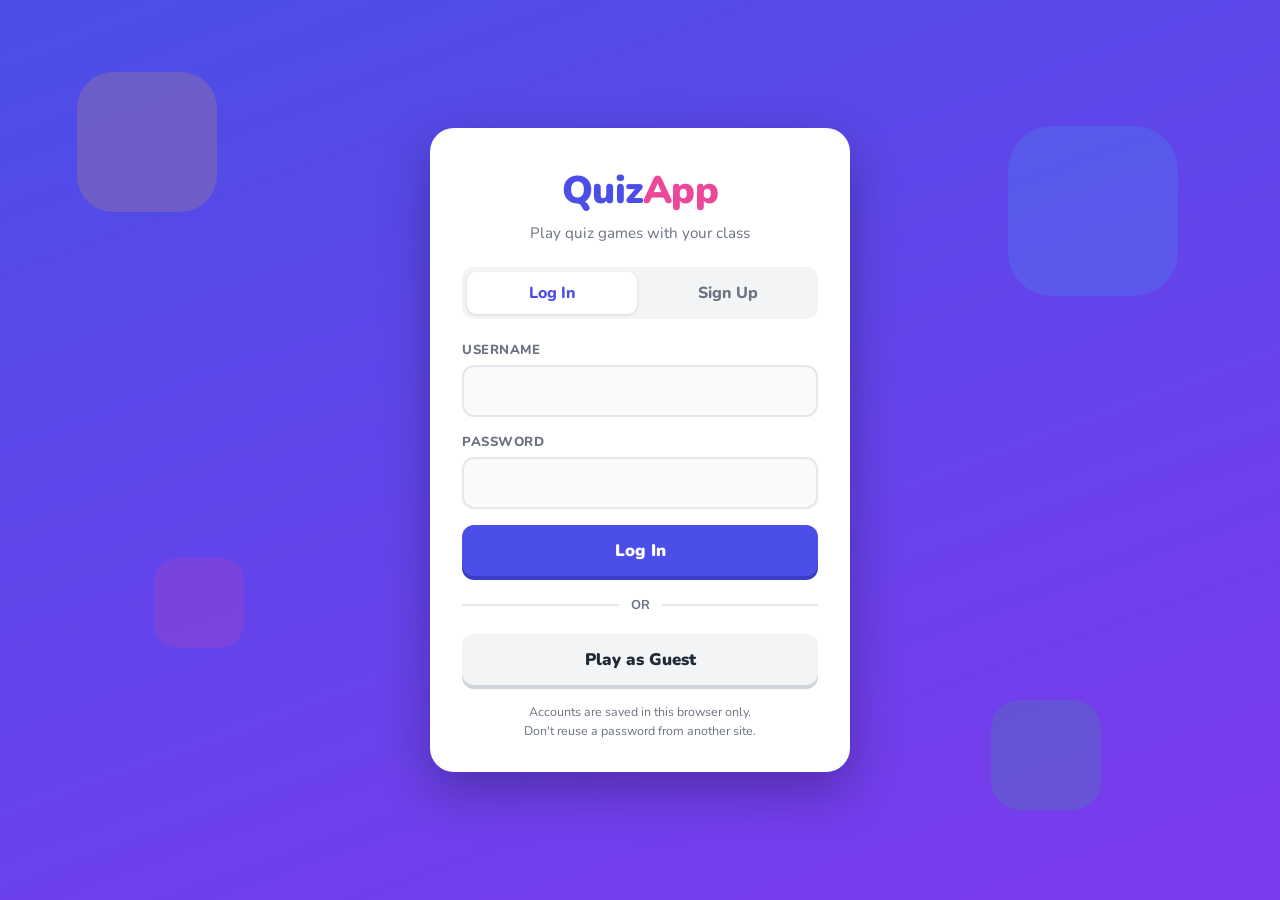
<file: index.html>
<!DOCTYPE html>
<html lang="en">
<head>
  <meta charset="UTF-8">
  <meta name="viewport" content="width=device-width, initial-scale=1.0">
  <title>QuizApp | Log In</title>
  <link rel="preconnect" href="https://fonts.googleapis.com">
  <link rel="preconnect" href="https://fonts.gstatic.com" crossorigin>
  <link href="https://fonts.googleapis.com/css2?family=Nunito:wght@400;700;800;900&display=swap" rel="stylesheet">
  <link rel="stylesheet" href="css/style.css">
</head>
<body>

  <div class="shapes" aria-hidden="true">
    <div class="shape"></div>
    <div class="shape"></div>
    <div class="shape"></div>
    <div class="shape"></div>
  </div>

  <main class="card">

    <div class="brand">
      <h1>Quiz<span>App</span></h1>
      <p>Play quiz games with your class</p>
    </div>

    <div class="tabs" role="tablist">
      <button class="tab" id="tab-login" role="tab" aria-selected="true" aria-controls="form-login">Log In</button>
      <button class="tab" id="tab-signup" role="tab" aria-selected="false" aria-controls="form-signup">Sign Up</button>
    </div>

    <p class="msg msg-error" id="message" role="alert" hidden></p>

    <!-- Log in -->
    <form id="form-login" role="tabpanel" aria-labelledby="tab-login">
      <div class="field">
        <label for="login-username">Username</label>
        <input type="text" id="login-username" name="username" autocomplete="username" required>
      </div>
      <div class="field">
        <label for="login-password">Password</label>
        <input type="password" id="login-password" name="password" autocomplete="current-password" required>
      </div>
      <button type="submit" class="btn">Log In</button>
    </form>

    <!-- Sign up -->
    <form id="form-signup" role="tabpanel" aria-labelledby="tab-signup" hidden>
      <div class="field">
        <label for="signup-username">Username</label>
        <input type="text" id="signup-username" name="username" autocomplete="username" required>
      </div>
      <div class="field">
        <label for="signup-password">Password</label>
        <input type="password" id="signup-password" name="password" autocomplete="new-password" required>
      </div>
      <div class="field">
        <label for="signup-confirm">Confirm Password</label>
        <input type="password" id="signup-confirm" name="confirm" autocomplete="new-password" required>
      </div>
      <button type="submit" class="btn btn-green">Create Account</button>
    </form>

    <div class="divider">or</div>

    <button class="btn btn-ghost" id="guest">Play as Guest</button>

    <p class="note">
      Accounts are saved in this browser only.<br>
      Don't reuse a password from another site.
    </p>

  </main>

  <script type="module">
    import { signUp, logIn, playAsGuest, currentUser } from "./js/auth.js";

    const tabLogin = document.getElementById("tab-login");
    const tabSignup = document.getElementById("tab-signup");
    const formLogin = document.getElementById("form-login");
    const formSignup = document.getElementById("form-signup");
    const message = document.getElementById("message");

    // Already signed in? Skip straight to the dashboard.
    if (currentUser()) location.replace("home.html");

    function showMessage(text, kind = "error") {
      message.textContent = text;
      message.className = "msg msg-" + (kind === "ok" ? "ok" : "error");
      message.hidden = false;
    }

    function clearMessage() {
      message.hidden = true;
    }

    function selectTab(which) {
      const login = which === "login";
      tabLogin.setAttribute("aria-selected", String(login));
      tabSignup.setAttribute("aria-selected", String(!login));
      formLogin.hidden = !login;
      formSignup.hidden = login;
      clearMessage();
    }

    tabLogin.addEventListener("click", () => selectTab("login"));
    tabSignup.addEventListener("click", () => selectTab("signup"));

    // Wraps a submit handler so the button locks while it runs
    // and any thrown message lands in the message bar.
    function handle(form, action) {
      form.addEventListener("submit", async (event) => {
        event.preventDefault();
        clearMessage();

        const button = form.querySelector("button[type=submit]");
        button.disabled = true;

        try {
          await action(new FormData(form));
          location.href = "home.html";
        } catch (error) {
          showMessage(error.message);
          button.disabled = false;
        }
      });
    }

    handle(formLogin, (data) =>
      logIn(data.get("username"), data.get("password"))
    );

    handle(formSignup, (data) =>
      signUp(data.get("username"), data.get("password"), data.get("confirm"))
    );

    document.getElementById("guest").addEventListener("click", () => {
      playAsGuest();
      location.href = "home.html";
    });
  </script>

</body>
</html>
</file>
<file: css/style.css>
/* ============================================
   QuizApp — shared styles
   ============================================ */

:root {
  --bg-top: #4b4ee7;
  --bg-bottom: #7c3aed;
  --card: #ffffff;
  --text: #1f2937;
  --muted: #6b7280;
  --border: #e5e7eb;
  --accent: #4b4ee7;
  --accent-dark: #3a3dc4;
  --green: #22c55e;
  --green-dark: #16a34a;
  --red: #ef4444;
  --yellow: #fbbf24;
  --pink: #ec4899;
  --radius: 16px;
}

* {
  box-sizing: border-box;
}

body {
  margin: 0;
  min-height: 100vh;
  font-family: "Nunito", system-ui, -apple-system, "Segoe UI", sans-serif;
  color: var(--text);
  background: linear-gradient(160deg, var(--bg-top) 0%, var(--bg-bottom) 100%);
  display: flex;
  align-items: center;
  justify-content: center;
  padding: 24px 16px;
  overflow-x: hidden;
}

/* --- Floating background shapes --- */

.shapes {
  position: fixed;
  inset: 0;
  pointer-events: none;
  overflow: hidden;
  z-index: 0;
}

.shape {
  position: absolute;
  border-radius: 26%;
  opacity: 0.16;
  animation: drift 18s ease-in-out infinite;
}

.shape:nth-child(1) { width: 140px; height: 140px; background: var(--yellow); top: 8%;  left: 6%;  animation-delay: 0s; }
.shape:nth-child(2) { width: 90px;  height: 90px;  background: var(--pink);   top: 62%; left: 12%; animation-delay: -4s; }
.shape:nth-child(3) { width: 170px; height: 170px; background: #38bdf8;       top: 14%; right: 8%; animation-delay: -8s; }
.shape:nth-child(4) { width: 110px; height: 110px; background: var(--green);  bottom: 10%; right: 14%; animation-delay: -12s; }

@keyframes drift {
  0%, 100% { transform: translateY(0) rotate(0deg); }
  50%      { transform: translateY(-28px) rotate(18deg); }
}

@media (prefers-reduced-motion: reduce) {
  .shape { animation: none; }
}

/* --- Card --- */

.card {
  position: relative;
  z-index: 1;
  width: 100%;
  max-width: 420px;
  background: var(--card);
  border-radius: 24px;
  padding: 36px 32px 32px;
  box-shadow: 0 18px 50px rgba(0, 0, 0, 0.28);
}

.brand {
  text-align: center;
  margin-bottom: 24px;
}

.brand h1 {
  margin: 0;
  font-size: 2.4rem;
  font-weight: 900;
  letter-spacing: -0.02em;
  color: var(--accent);
}

.brand h1 span {
  color: var(--pink);
}

.brand p {
  margin: 6px 0 0;
  color: var(--muted);
  font-size: 0.95rem;
}

/* --- Tabs --- */

.tabs {
  display: flex;
  gap: 6px;
  background: #f3f4f6;
  border-radius: 12px;
  padding: 5px;
  margin-bottom: 22px;
}

.tab {
  flex: 1;
  border: 0;
  background: transparent;
  padding: 10px 0;
  border-radius: 9px;
  font: inherit;
  font-weight: 800;
  color: var(--muted);
  cursor: pointer;
  transition: background 0.15s, color 0.15s;
}

.tab[aria-selected="true"] {
  background: var(--card);
  color: var(--accent);
  box-shadow: 0 1px 3px rgba(0, 0, 0, 0.12);
}

/* --- Form --- */

.field {
  margin-bottom: 16px;
}

.field label {
  display: block;
  font-size: 0.82rem;
  font-weight: 800;
  text-transform: uppercase;
  letter-spacing: 0.04em;
  color: var(--muted);
  margin-bottom: 6px;
}

.field input {
  width: 100%;
  padding: 13px 14px;
  font: inherit;
  border: 2px solid var(--border);
  border-radius: 12px;
  background: #fafafa;
  transition: border-color 0.15s, background 0.15s;
}

.field input:focus {
  outline: none;
  border-color: var(--accent);
  background: var(--card);
}

/* --- Buttons (chunky, with press-down shadow) --- */

.btn {
  display: block;
  width: 100%;
  border: 0;
  padding: 14px 0;
  font: inherit;
  font-weight: 900;
  font-size: 1.05rem;
  color: #fff;
  border-radius: 12px;
  cursor: pointer;
  background: var(--accent);
  box-shadow: 0 4px 0 var(--accent-dark);
  transition: transform 0.08s, box-shadow 0.08s, filter 0.15s;
}

.btn:hover:not(:disabled) { filter: brightness(1.07); }

.btn:active:not(:disabled) {
  transform: translateY(4px);
  box-shadow: 0 0 0 var(--accent-dark);
}

.btn:disabled {
  opacity: 0.6;
  cursor: not-allowed;
}

.btn-green {
  background: var(--green);
  box-shadow: 0 4px 0 var(--green-dark);
}

.btn-green:active:not(:disabled) { box-shadow: 0 0 0 var(--green-dark); }

.btn-ghost {
  background: #f3f4f6;
  color: var(--text);
  box-shadow: 0 4px 0 #d1d5db;
}

.btn-ghost:active:not(:disabled) { box-shadow: 0 0 0 #d1d5db; }

/* --- Divider --- */

.divider {
  display: flex;
  align-items: center;
  gap: 12px;
  margin: 20px 0;
  color: var(--muted);
  font-size: 0.8rem;
  font-weight: 700;
  text-transform: uppercase;
}

.divider::before,
.divider::after {
  content: "";
  flex: 1;
  height: 2px;
  background: var(--border);
}

/* --- Messages --- */

.msg {
  margin: 0 0 16px;
  padding: 11px 14px;
  border-radius: 10px;
  font-size: 0.9rem;
  font-weight: 700;
}

.msg[hidden] { display: none; }

.msg-error {
  background: #fef2f2;
  color: #b91c1c;
  border: 1px solid #fecaca;
}

.msg-ok {
  background: #f0fdf4;
  color: #15803d;
  border: 1px solid #bbf7d0;
}

.note {
  margin: 18px 0 0;
  text-align: center;
  font-size: 0.78rem;
  color: var(--muted);
  line-height: 1.5;
}

/* ============================================
   Lobby — host and join screens
   ============================================ */

/* The host's roster can get long, so that card gets more room. */
.card-wide {
  max-width: 520px;
}

/* Anchors styled as buttons need the text centred and the
   underline removed, since <a> doesn't inherit either. */
.btn-link {
  text-decoration: none;
  text-align: center;
  line-height: 1.35;
}

/* --- Game code panel --- */

.code-panel {
  background: linear-gradient(160deg, var(--accent) 0%, var(--bg-bottom) 100%);
  border-radius: var(--radius);
  padding: 20px 18px 18px;
  text-align: center;
  color: #fff;
  margin-bottom: 22px;
}

.code-label {
  margin: 0;
  font-size: 0.8rem;
  font-weight: 700;
  text-transform: uppercase;
  letter-spacing: 0.06em;
  opacity: 0.85;
}

.code-label strong {
  font-weight: 900;
  opacity: 1;
}

.code {
  margin: 8px 0 14px;
  font-size: clamp(2.6rem, 14vw, 3.6rem);
  font-weight: 900;
  /* Wide tracking so a code read off a projector can't be
     misheard as two letters run together. */
  letter-spacing: 0.14em;
  line-height: 1;
  /* Lets players double-tap the code to select just the code. */
  user-select: all;
}

.code-actions {
  display: flex;
  gap: 8px;
  justify-content: center;
  flex-wrap: wrap;
}

.chip-btn {
  border: 0;
  padding: 8px 14px;
  font: inherit;
  font-size: 0.82rem;
  font-weight: 800;
  border-radius: 999px;
  cursor: pointer;
  color: #fff;
  background: rgba(255, 255, 255, 0.22);
  transition: background 0.15s;
}

.chip-btn:hover {
  background: rgba(255, 255, 255, 0.34);
}

/* --- Code entry --- */

.code-input {
  text-align: center;
  font-size: 1.7rem;
  font-weight: 900;
  letter-spacing: 0.22em;
  text-transform: uppercase;
}

.code-input::placeholder {
  letter-spacing: 0.22em;
  font-weight: 700;
  color: #d1d5db;
}

/* --- "You're in" panel --- */

.joined-panel {
  background: #f0fdf4;
  border: 2px solid #bbf7d0;
  border-radius: var(--radius);
  padding: 18px;
  text-align: center;
  margin-bottom: 22px;
}

.joined-label {
  margin: 0;
  font-size: 0.78rem;
  font-weight: 800;
  text-transform: uppercase;
  letter-spacing: 0.06em;
  color: var(--green-dark);
}

.joined-name {
  margin: 4px 0 2px;
  font-size: 1.6rem;
  font-weight: 900;
  color: var(--text);
  /* A long nickname shouldn't push the panel wider than the card. */
  overflow-wrap: anywhere;
}

.joined-sub {
  margin: 0;
  font-size: 0.85rem;
  color: var(--muted);
  font-weight: 700;
}

/* --- Roster --- */

.roster-head {
  display: flex;
  align-items: center;
  justify-content: space-between;
  gap: 10px;
  margin-bottom: 10px;
}

.roster-head h2,
.roster-head-simple {
  margin: 0 0 10px;
  font-size: 0.82rem;
  font-weight: 800;
  text-transform: uppercase;
  letter-spacing: 0.04em;
  color: var(--muted);
}

.roster-head h2 {
  margin-bottom: 0;
}

.roster {
  list-style: none;
  margin: 0 0 20px;
  padding: 0;
  display: flex;
  flex-direction: column;
  gap: 8px;
  /* Keeps a full 40-player lobby from running off the screen. */
  max-height: 300px;
  overflow-y: auto;
}

.player {
  display: flex;
  align-items: center;
  justify-content: space-between;
  gap: 10px;
  background: #f9fafb;
  border: 2px solid var(--border);
  border-radius: 12px;
  padding: 10px 12px;
  animation: pop-in 0.22s ease-out;
}

.player-me {
  background: #eef2ff;
  border-color: #c7d2fe;
}

.player-name {
  font-weight: 800;
  overflow-wrap: anywhere;
}

.roster-empty {
  text-align: center;
  padding: 22px 14px;
  border: 2px dashed var(--border);
  border-radius: 12px;
  color: var(--muted);
  font-size: 0.88rem;
  line-height: 1.5;
}

.roster-empty[hidden] {
  display: none;
}

.kick-btn {
  flex-shrink: 0;
  border: 0;
  background: transparent;
  padding: 5px 9px;
  border-radius: 8px;
  font: inherit;
  font-size: 0.78rem;
  font-weight: 800;
  text-transform: uppercase;
  letter-spacing: 0.03em;
  color: var(--muted);
  cursor: pointer;
  transition: background 0.15s, color 0.15s;
}

.kick-btn:hover {
  background: #fef2f2;
  color: #b91c1c;
}

.pill {
  flex-shrink: 0;
  font-size: 0.68rem;
  font-weight: 900;
  text-transform: uppercase;
  letter-spacing: 0.05em;
  padding: 4px 9px;
  border-radius: 999px;
  background: var(--accent);
  color: #fff;
}

.pill[hidden] {
  display: none;
}

@keyframes pop-in {
  from { opacity: 0; transform: translateY(-6px); }
  to   { opacity: 1; transform: translateY(0); }
}

/* --- Waiting states --- */

.spinner {
  width: 38px;
  height: 38px;
  margin: 6px auto 16px;
  border: 4px solid var(--border);
  border-top-color: var(--accent);
  border-radius: 50%;
  animation: spin 0.9s linear infinite;
}

@keyframes spin {
  to { transform: rotate(360deg); }
}

.status {
  margin: 0 0 20px;
  text-align: center;
  font-weight: 700;
  color: var(--muted);
}

@media (prefers-reduced-motion: reduce) {
  .spinner { animation-duration: 2.4s; }
  .player { animation: none; }
}
</file>
